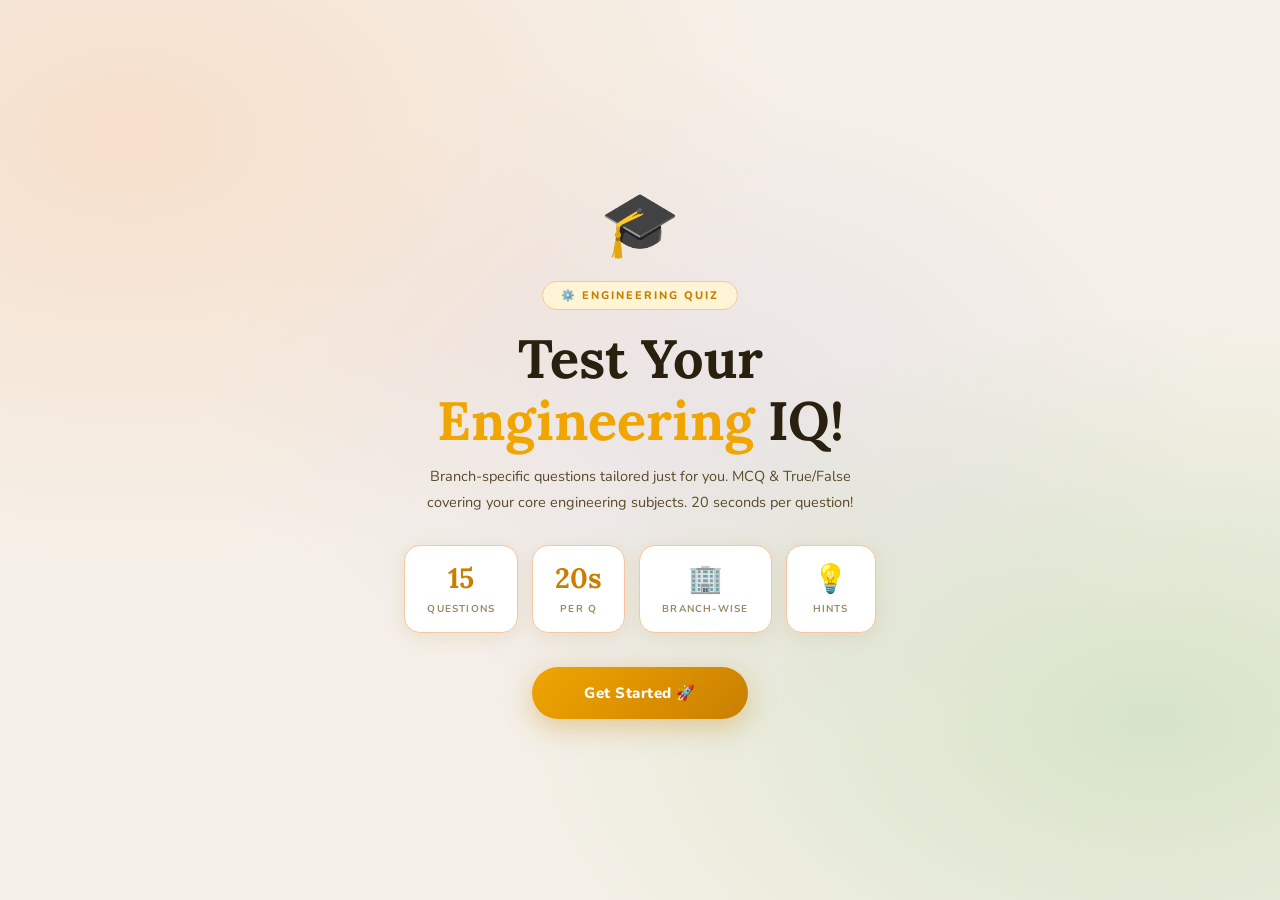
<file: index.html>
<!DOCTYPE html>
<html lang="en">
<head>
  <meta charset="UTF-8">
  <meta name="viewport" content="width=device-width, initial-scale=1.0">
  <title>Engineering Branch Quiz</title>
  <link href="https://fonts.googleapis.com/css2?family=Nunito:wght@400;600;700;800;900&family=Lora:wght@600;700&display=swap" rel="stylesheet">
  <link rel="stylesheet" href="quiz.css">
</head>
<body>

  <!-- ══════════════ SPLASH SCREEN ══════════════ -->
  <div class="screen active" id="splash-screen">
    <div class="splash-wrap">
      <span class="splash-icon">🎓</span>
      <div class="splash-pill">⚙️ Engineering Quiz</div>
      <h1 class="splash-title">Test Your<br><span>Engineering</span> IQ!</h1>
      <p class="splash-desc">Branch-specific questions tailored just for you. MCQ & True/False covering your core engineering subjects. 20 seconds per question!</p>
      <div class="stats-row">
        <div class="stat-box"><span class="n">15</span><span class="l">Questions</span></div>
        <div class="stat-box"><span class="n">20s</span><span class="l">Per Q</span></div>
        <div class="stat-box"><span class="n">🏢</span><span class="l">Branch-wise</span></div>
        <div class="stat-box"><span class="n">💡</span><span class="l">Hints</span></div>
      </div>
      <button class="start-btn" onclick="goToReg()">Get Started 🚀</button>
    </div>
  </div>

  <!-- ══════════════ REGISTRATION SCREEN ══════════════ -->
  <div class="screen" id="reg-screen">
    <div class="reg-card">
      <span style="font-size:40px;display:block;text-align:center;margin-bottom:10px;">📋</span>
      <h2 class="reg-title">Student Details</h2>
      <p class="reg-sub">Fill in your info before the quiz begins</p>

      <div class="form-row">
        <div class="form-group">
          <label>👤 Full Name</label>
          <input type="text" id="inp-name" placeholder="Your full name" maxlength="50">
        </div>
        <div class="form-group">
          <label>🪪 Roll Number</label>
          <input type="text" id="inp-roll" placeholder="e.g. 2301234" maxlength="15">
        </div>
      </div>

      <div class="form-group">
        <label>🏢 Select Your Branch</label>
        <div class="branch-grid" id="branch-grid">
          <div class="branch-opt" data-branch="cs" onclick="selectBranch(this)">
            <span class="b-icon">💻</span>
            <span class="b-name">Computer Science (CS)</span>
          </div>
          <div class="branch-opt" data-branch="ec" onclick="selectBranch(this)">
            <span class="b-icon">📡</span>
            <span class="b-name">Electronics & Comm (EC)</span>
          </div>
          <div class="branch-opt" data-branch="me" onclick="selectBranch(this)">
            <span class="b-icon">⚙️</span>
            <span class="b-name">Mechanical Engg (ME)</span>
          </div>
          <div class="branch-opt" data-branch="ce" onclick="selectBranch(this)">
            <span class="b-icon">🏗️</span>
            <span class="b-name">Civil Engineering (CE)</span>
          </div>
          <div class="branch-opt" data-branch="ee" onclick="selectBranch(this)">
            <span class="b-icon">⚡</span>
            <span class="b-name">Electrical Engg (EE)</span>
          </div>
          <div class="branch-opt" data-branch="ch" onclick="selectBranch(this)">
            <span class="b-icon">🧪</span>
            <span class="b-name">Chemical Engg (CH)</span>
          </div>
        </div>
      </div>

      <p class="err-msg" id="err-msg">⚠️ Please fill all fields and select a branch.</p>
      <button class="reg-btn" onclick="submitReg()">Start Quiz 🎯</button>
    </div>
  </div>

  <!-- ══════════════ QUIZ SCREEN ══════════════ -->
  <div class="screen" id="quiz-screen">
    <div class="student-bar">
      <span>👤 <span class="s-name" id="bar-name">—</span></span>
      <span class="s-roll">🪪 <span id="bar-roll">—</span></span>
      <span>🏢 <span id="bar-branch">—</span></span>
    </div>

    <div class="quiz-topbar">
      <span class="q-label" id="q-label">Question 1 of 15</span>
      <span class="live-score" id="live-score">⭐ Score: 0</span>
    </div>

    <div class="prog-wrap">
      <div class="prog-track">
        <div class="prog-fill" id="prog-fill" style="width:0%"></div>
      </div>
    </div>
    <div class="prog-txt" id="prog-txt">0 of 15 done</div>

    <div class="timer-row">
      <span class="t-icon">⏱</span>
      <div class="t-track">
        <div class="t-fill" id="t-fill" style="width:100%"></div>
      </div>
      <span class="t-num" id="t-num">20</span>
    </div>

    <div class="top-actions">
      <button class="hint-btn" id="hint-btn" onclick="showHint()">💡 Hint</button>
      <span class="tf-badge" id="type-badge">MCQ</span>
    </div>

    <div class="hint-box" id="hint-box"></div>
    <div class="feedback-bar" id="feedback-bar"></div>

    <div class="q-card" id="q-card">
      <span class="cat-tag" id="cat-tag">Subject</span>
      <div class="q-num-row">
        <p class="q-text" id="q-text">Question text</p>
        <span class="q-type-icon" id="q-type-icon">❓</span>
      </div>
      <div id="answers-area"></div>
    </div>

    <button class="next-btn" id="next-btn" onclick="nextQ()">Next Question →</button>
  </div>

  <!-- ══════════════ RESULT SCREEN ══════════════ -->
  <div class="screen" id="result-screen">
    <div class="res-card">
      <div class="res-student-info">
        <span>👤 <strong id="res-name">—</strong></span>
        <span>🪪 Roll: <strong id="res-roll">—</strong></span>
        <span>🏢 <strong id="res-branch">—</strong></span>
      </div>
      <span class="res-emoji" id="res-emoji">🏆</span>
      <h2 class="res-title" id="res-title">Well Done!</h2>
      <p class="res-sub" id="res-sub">Great effort!</p>
      <div class="ring-wrap">
        <svg width="144" height="144" viewBox="0 0 144 144">
          <circle class="ring-bg" cx="72" cy="72" r="62"/>
          <circle class="ring-arc" id="ring-arc" cx="72" cy="72" r="62"
            stroke-dasharray="389.56" stroke-dashoffset="389.56"/>
        </svg>
        <div class="ring-center">
          <span class="ring-n" id="ring-n">0</span>
          <span class="ring-d" id="ring-d">out of 15</span>
        </div>
      </div>
      <div class="res-pills">
        <div class="res-pill pill-g" id="pill-c">✓ 0 Correct</div>
        <div class="res-pill pill-r" id="pill-w">✗ 0 Wrong</div>
        <div class="res-pill pill-b" id="pill-t">⏱ 0s avg</div>
      </div>
      <div class="grade-box" id="grade-box"></div>
    </div>
    <div class="btn-row">
      <button class="btn-retry" onclick="retryQuiz()">🔁 Play Again</button>
      <button class="btn-review" onclick="openReview()">📋 Review</button>
    </div>
  </div>

  <!-- ══════════════ REVIEW MODAL ══════════════ -->
  <div id="modal" onclick="modalClickOut(event)">
    <div class="modal-inner">
      <div class="modal-head">
        <span class="modal-title">📋 Answer Review</span>
        <button class="close-x" onclick="closeModal()">✕</button>
      </div>
      <div id="rev-list"></div>
    </div>
  </div>

  <script src="Questions.js"></script>
  <script src="App.js"></script>
  
</body>
</html>
</file>
<file: quiz.css>
/* ════════════════════════════════════════════
   style.css — Engineering Branch Quiz
   ════════════════════════════════════════════ */

/* ── CSS VARIABLES ── */
:root {
  --bg:          #f5f0e8;
  --card:        #fffdf8;
  --amber:       #f0a500;
  --amber2:      #c97f00;
  --peach:       #f7c59f;
  --peach-lt:    #fdeedd;
  --sage:        #7bbf6a;
  --sage-lt:     #e8f7e4;
  --coral:       #f07060;
  --coral-lt:    #fde8e6;
  --sky:         #5aabdc;
  --sky-lt:      #dff0fa;
  --lavender:    #9b8fd4;
  --lavender-lt: #ece8fa;
  --gold-lt:     #fff5d6;
  --text1:       #2a2010;
  --text2:       #5a4a28;
  --text3:       #9a8a6a;
  --shadow:      rgba(180, 130, 40, 0.13);
  --border:      rgba(240, 165, 0, 0.2);
}

/* ── RESET & BASE ── */
* { margin: 0; padding: 0; box-sizing: border-box; }

body {
  font-family: 'Nunito', sans-serif;
  background: var(--bg);
  min-height: 100vh;
  display: flex;
  align-items: center;
  justify-content: center;
  padding: 20px;
  background-image:
    radial-gradient(ellipse at 10% 15%, rgba(247,197,159,.4) 0%, transparent 40%),
    radial-gradient(ellipse at 90% 80%, rgba(123,191,106,.25) 0%, transparent 40%),
    radial-gradient(ellipse at 55% 45%, rgba(155,143,212,.12) 0%, transparent 50%);
}

/* ── SCREEN WRAPPER ── */
.screen { width: 100%; max-width: 660px; display: none; }
.screen.active { display: block; animation: fadeUp .55s ease both; }

/* ════════════════════════════════════════════
   SPLASH SCREEN
   ════════════════════════════════════════════ */
.splash-wrap { text-align: center; }

.splash-icon {
  font-size: 64px;
  margin-bottom: 12px;
  display: block;
  animation: bounce 2s ease infinite;
}

.splash-pill {
  display: inline-block;
  background: var(--gold-lt);
  color: var(--amber2);
  font-size: 11px;
  font-weight: 800;
  letter-spacing: 2px;
  text-transform: uppercase;
  padding: 6px 18px;
  border-radius: 20px;
  border: 1.5px solid var(--peach);
  margin-bottom: 18px;
}

.splash-title {
  font-family: 'Lora', serif;
  font-size: clamp(34px, 7vw, 54px);
  font-weight: 700;
  color: var(--text1);
  line-height: 1.15;
  margin-bottom: 12px;
}
.splash-title span { color: var(--amber); }

.splash-desc {
  font-size: 14.5px;
  color: var(--text2);
  line-height: 1.75;
  margin-bottom: 30px;
  max-width: 430px;
  margin-left: auto;
  margin-right: auto;
}

.stats-row {
  display: flex;
  justify-content: center;
  gap: 14px;
  flex-wrap: wrap;
  margin-bottom: 34px;
}

.stat-box {
  background: white;
  border: 1.5px solid var(--peach);
  border-radius: 16px;
  padding: 14px 22px;
  text-align: center;
  box-shadow: 0 4px 18px var(--shadow);
  min-width: 90px;
}
.stat-box .n {
  font-family: 'Lora', serif;
  font-size: 28px;
  font-weight: 700;
  color: var(--amber2);
  display: block;
}
.stat-box .l {
  font-size: 10px;
  color: var(--text3);
  letter-spacing: 1.2px;
  text-transform: uppercase;
  font-weight: 700;
}

.start-btn {
  background: linear-gradient(135deg, var(--amber), var(--amber2));
  color: white;
  border: none;
  padding: 16px 52px;
  font-size: 15px;
  font-weight: 800;
  font-family: 'Nunito', sans-serif;
  border-radius: 50px;
  cursor: pointer;
  letter-spacing: .5px;
  box-shadow: 0 8px 28px rgba(200,130,0,.35);
  transition: transform .2s, box-shadow .2s;
}
.start-btn:hover { transform: translateY(-3px); box-shadow: 0 14px 36px rgba(200,130,0,.45); }

/* ════════════════════════════════════════════
   REGISTRATION SCREEN
   ════════════════════════════════════════════ */
.reg-card {
  background: var(--card);
  border-radius: 26px;
  padding: 36px 34px;
  box-shadow: 0 12px 48px var(--shadow);
  border: 1.5px solid var(--border);
}

.reg-title {
  font-family: 'Lora', serif;
  font-size: 26px;
  font-weight: 700;
  color: var(--text1);
  margin-bottom: 6px;
  text-align: center;
}
.reg-sub {
  font-size: 13.5px;
  color: var(--text3);
  text-align: center;
  margin-bottom: 28px;
}

.form-row {
  display: grid;
  grid-template-columns: 1fr 1fr;
  gap: 16px;
}

.form-group { margin-bottom: 20px; }
.form-group label {
  display: block;
  font-size: 12px;
  font-weight: 800;
  letter-spacing: 1.2px;
  text-transform: uppercase;
  color: var(--text2);
  margin-bottom: 8px;
}
.form-group input {
  width: 100%;
  padding: 14px 18px;
  border: 2px solid rgba(240,165,0,.25);
  border-radius: 14px;
  font-family: 'Nunito', sans-serif;
  font-size: 14.5px;
  font-weight: 600;
  color: var(--text1);
  background: var(--bg);
  outline: none;
  transition: all .22s;
}
.form-group input:focus {
  border-color: var(--amber);
  background: white;
  box-shadow: 0 0 0 4px rgba(240,165,0,.12);
}
.form-group input::placeholder { color: var(--text3); }

.branch-grid {
  display: grid;
  grid-template-columns: 1fr 1fr;
  gap: 10px;
  margin-top: 4px;
}

.branch-opt {
  border: 2px solid rgba(240,165,0,.22);
  border-radius: 13px;
  padding: 12px 14px;
  cursor: pointer;
  transition: all .22s;
  background: var(--bg);
  text-align: center;
  font-size: 13px;
  font-weight: 700;
  color: var(--text2);
}
.branch-opt:hover { border-color: var(--amber); background: var(--peach-lt); }
.branch-opt.selected { border-color: var(--amber); background: var(--gold-lt); color: var(--amber2); }
.branch-opt .b-icon { font-size: 22px; display: block; margin-bottom: 4px; }
.branch-opt .b-name { font-size: 11px; font-weight: 800; letter-spacing: .5px; }

.err-msg {
  font-size: 12.5px;
  color: var(--coral);
  font-weight: 700;
  margin-top: 8px;
  display: none;
}

.reg-btn {
  width: 100%;
  background: linear-gradient(135deg, var(--amber), var(--amber2));
  color: white;
  border: none;
  padding: 16px;
  font-size: 15px;
  font-weight: 800;
  font-family: 'Nunito', sans-serif;
  border-radius: 14px;
  cursor: pointer;
  margin-top: 8px;
  box-shadow: 0 6px 20px rgba(200,130,0,.3);
  transition: all .2s;
}
.reg-btn:hover { transform: translateY(-2px); box-shadow: 0 10px 28px rgba(200,130,0,.4); }

/* ════════════════════════════════════════════
   QUIZ SCREEN
   ════════════════════════════════════════════ */
.student-bar {
  background: white;
  border: 1.5px solid var(--peach);
  border-radius: 14px;
  padding: 10px 16px;
  display: flex;
  justify-content: space-between;
  align-items: center;
  margin-bottom: 14px;
  font-size: 12px;
  font-weight: 700;
  color: var(--text2);
  flex-wrap: wrap;
  gap: 8px;
}
.student-bar .s-name { color: var(--amber2); font-size: 13px; }
.student-bar .s-roll { color: var(--text3); }

.quiz-topbar {
  display: flex;
  justify-content: space-between;
  align-items: center;
  margin-bottom: 14px;
}
.q-label {
  font-size: 11px;
  font-weight: 800;
  letter-spacing: 1.8px;
  text-transform: uppercase;
  color: var(--text3);
}
.live-score {
  background: var(--gold-lt);
  color: var(--amber2);
  font-weight: 800;
  font-size: 13px;
  padding: 5px 16px;
  border-radius: 20px;
  border: 1.5px solid var(--peach);
}

/* Progress Bar */
.prog-wrap { margin-bottom: 5px; }
.prog-track {
  height: 7px;
  background: var(--peach-lt);
  border-radius: 7px;
  overflow: hidden;
}
.prog-fill {
  height: 100%;
  background: linear-gradient(90deg, var(--amber), var(--amber2));
  border-radius: 7px;
  transition: width .65s cubic-bezier(.34,1.56,.64,1);
}
.prog-txt {
  font-size: 11px;
  color: var(--text3);
  text-align: right;
  margin-top: 4px;
  margin-bottom: 18px;
  font-weight: 700;
}

/* Timer */
.timer-row {
  display: flex;
  align-items: center;
  gap: 10px;
  margin-bottom: 14px;
}
.t-icon { font-size: 15px; }
.t-track {
  flex: 1;
  height: 9px;
  background: var(--peach-lt);
  border-radius: 9px;
  overflow: hidden;
}
.t-fill {
  height: 100%;
  border-radius: 9px;
  transition: width 1s linear, background 1s;
  background: var(--sage);
}
.t-fill.warn    { background: var(--amber); }
.t-fill.danger  { background: var(--coral); }
.t-num {
  font-size: 13px;
  font-weight: 800;
  color: var(--text2);
  min-width: 26px;
  text-align: right;
}
.t-num.pulse { animation: tpulse .5s ease infinite; }

/* Hint & Badge */
.top-actions {
  display: flex;
  justify-content: space-between;
  align-items: center;
  margin-bottom: 10px;
}
.hint-btn {
  background: var(--lavender-lt);
  color: var(--lavender);
  border: 1.5px solid var(--lavender);
  border-radius: 20px;
  padding: 6px 16px;
  font-size: 12px;
  font-weight: 700;
  cursor: pointer;
  transition: all .2s;
  font-family: 'Nunito', sans-serif;
}
.hint-btn:hover { background: var(--lavender); color: white; }
.hint-btn:disabled { opacity: .35; cursor: default; }

.tf-badge {
  font-size: 10px;
  font-weight: 800;
  letter-spacing: 1.5px;
  text-transform: uppercase;
  padding: 4px 12px;
  border-radius: 12px;
  background: var(--sky-lt);
  color: var(--sky);
  border: 1.5px solid var(--sky);
}

.hint-box {
  background: var(--lavender-lt);
  border: 1.5px dashed var(--lavender);
  border-radius: 12px;
  padding: 11px 16px;
  font-size: 13px;
  color: #5a4a7a;
  margin-bottom: 12px;
  display: none;
  animation: slideDown .3s ease;
  font-weight: 600;
}
.hint-box.show { display: block; }

.feedback-bar {
  border-radius: 14px;
  padding: 13px 18px;
  font-size: 13.5px;
  font-weight: 700;
  display: none;
  align-items: center;
  gap: 10px;
  margin-bottom: 14px;
  animation: slideDown .3s ease;
  line-height: 1.5;
}
.feedback-bar.correct { background: var(--sage-lt);  color: #2d7a22; border: 1.5px solid #a8dda0; }
.feedback-bar.wrong   { background: var(--coral-lt); color: #a83028; border: 1.5px solid #f5b0aa; }
.feedback-bar.timeout { background: var(--sky-lt);   color: #2060a0; border: 1.5px solid #8acce8; }

/* Question Card */
.q-card {
  background: var(--card);
  border-radius: 22px;
  padding: 30px 32px;
  box-shadow: 0 8px 36px var(--shadow), 0 1px 0 rgba(255,255,255,.9) inset;
  border: 1.5px solid var(--border);
  margin-bottom: 14px;
}
.cat-tag {
  display: inline-block;
  font-size: 10px;
  font-weight: 800;
  letter-spacing: 1.4px;
  text-transform: uppercase;
  padding: 4px 13px;
  border-radius: 12px;
  margin-bottom: 14px;
}
.q-num-row {
  display: flex;
  justify-content: space-between;
  align-items: flex-start;
  gap: 12px;
  margin-bottom: 20px;
}
.q-text {
  font-family: 'Lora', serif;
  font-size: clamp(16px, 2.8vw, 20px);
  font-weight: 600;
  color: var(--text1);
  line-height: 1.55;
  flex: 1;
}
.q-type-icon { font-size: 22px; flex-shrink: 0; margin-top: 2px; }

/* MCQ Options */
.options-grid {
  display: grid;
  grid-template-columns: 1fr 1fr;
  gap: 11px;
}
.opt-btn {
  background: var(--bg);
  border: 2px solid rgba(240,165,0,.22);
  border-radius: 14px;
  padding: 13px 16px;
  text-align: left;
  cursor: pointer;
  font-family: 'Nunito', sans-serif;
  font-size: 13.5px;
  font-weight: 600;
  color: var(--text2);
  transition: all .22s;
  display: flex;
  align-items: center;
  gap: 11px;
  position: relative;
  overflow: hidden;
}
.opt-btn::before {
  content: '';
  position: absolute;
  inset: 0;
  background: var(--peach-lt);
  opacity: 0;
  transition: opacity .2s;
  border-radius: 12px;
}
.opt-btn:hover::before { opacity: 1; }
.opt-btn:hover { border-color: var(--amber); transform: translateY(-2px); box-shadow: 0 5px 16px var(--shadow); }

.opt-letter {
  width: 30px; height: 30px;
  background: white;
  border: 1.5px solid rgba(240,165,0,.3);
  border-radius: 8px;
  display: flex; align-items: center; justify-content: center;
  font-size: 12px; font-weight: 800;
  color: var(--amber2);
  flex-shrink: 0;
  position: relative; z-index: 1;
  transition: all .22s;
}
.opt-txt { position: relative; z-index: 1; }

.opt-btn.correct { background: #edfaed; border-color: var(--sage); animation: popIn .4s cubic-bezier(.34,1.56,.64,1); }
.opt-btn.correct .opt-letter { background: var(--sage); border-color: var(--sage); color: white; }
.opt-btn.wrong   { background: #fff4f3; border-color: var(--coral); animation: shake .4s ease; }
.opt-btn.wrong .opt-letter   { background: var(--coral); border-color: var(--coral); color: white; }
.opt-btn.dim { pointer-events: none; opacity: .45; }
.opt-btn.correct.dim, .opt-btn.wrong.dim { opacity: 1; }

/* True / False Options */
.tf-grid { display: grid; grid-template-columns: 1fr 1fr; gap: 14px; }
.tf-btn {
  background: white;
  border: 2.5px solid var(--peach);
  border-radius: 18px;
  padding: 22px 16px;
  text-align: center;
  cursor: pointer;
  font-family: 'Nunito', sans-serif;
  font-size: 22px;
  font-weight: 900;
  transition: all .25s;
  display: flex; flex-direction: column; align-items: center; gap: 8px;
}
.tf-btn .tf-icon  { font-size: 36px; display: block; }
.tf-btn .tf-label { font-size: 15px; font-weight: 800; letter-spacing: .5px; }
.tf-btn.true-btn  { color: #2d7a22; }
.tf-btn.false-btn { color: #a83028; }
.tf-btn:hover { transform: translateY(-3px); box-shadow: 0 8px 22px var(--shadow); }
.tf-btn.true-btn:hover,  .tf-btn.true-btn.correct  { background: var(--sage-lt);  border-color: var(--sage); }
.tf-btn.false-btn:hover, .tf-btn.false-btn.correct { background: var(--coral-lt); border-color: var(--coral); }
.tf-btn.wrong   { border-color: var(--coral); background: #fff4f3; animation: shake .4s ease; }
.tf-btn.correct { animation: popIn .4s cubic-bezier(.34,1.56,.64,1); }
.tf-btn.dim { pointer-events: none; opacity: .45; }
.tf-btn.correct.dim { opacity: 1; }

/* Next Button */
.next-btn {
  width: 100%;
  background: linear-gradient(135deg, var(--amber), var(--amber2));
  color: white;
  border: none;
  padding: 15px;
  font-size: 15px;
  font-weight: 800;
  font-family: 'Nunito', sans-serif;
  border-radius: 14px;
  cursor: pointer;
  box-shadow: 0 6px 20px rgba(200,130,0,.3);
  transition: all .2s;
  display: none;
}
.next-btn:hover { transform: translateY(-2px); box-shadow: 0 10px 28px rgba(200,130,0,.4); }
.next-btn.show  { display: block; animation: fadeUp .3s ease; }

/* ════════════════════════════════════════════
   RESULT SCREEN
   ════════════════════════════════════════════ */
#result-screen { text-align: center; }

.res-card {
  background: var(--card);
  border-radius: 26px;
  padding: 38px 36px;
  box-shadow: 0 12px 48px var(--shadow);
  border: 1.5px solid rgba(240,165,0,.25);
  margin-bottom: 18px;
}
.res-student-info {
  background: var(--gold-lt);
  border: 1.5px solid var(--peach);
  border-radius: 14px;
  padding: 12px 18px;
  margin-bottom: 20px;
  font-size: 13px;
  font-weight: 700;
  color: var(--text2);
  display: flex;
  justify-content: space-between;
  flex-wrap: wrap;
  gap: 8px;
}
.res-emoji { font-size: 58px; display: block; margin-bottom: 10px; }
.res-title {
  font-family: 'Lora', serif;
  font-size: 30px;
  font-weight: 700;
  color: var(--text1);
  margin-bottom: 8px;
}
.res-sub  { font-size: 14px; color: var(--text2); margin-bottom: 26px; line-height: 1.6; }

.ring-wrap { position: relative; width: 144px; height: 144px; margin: 0 auto 22px; }
.ring-wrap svg { transform: rotate(-90deg); }
.ring-bg  { fill: none; stroke: var(--peach-lt); stroke-width: 11; }
.ring-arc { fill: none; stroke-width: 11; stroke-linecap: round; transition: stroke-dashoffset 1.3s cubic-bezier(.34,1.2,.64,1); }
.ring-center { position: absolute; top: 50%; left: 50%; transform: translate(-50%,-50%); text-align: center; }
.ring-n {
  font-family: 'Lora', serif;
  font-size: 38px;
  font-weight: 700;
  color: var(--text1);
  display: block;
  line-height: 1;
}
.ring-d { font-size: 12px; color: var(--text3); font-weight: 700; }

.res-pills { display: flex; justify-content: center; gap: 14px; flex-wrap: wrap; margin-bottom: 22px; }
.res-pill  { padding: 9px 20px; border-radius: 14px; font-size: 13px; font-weight: 700; }
.pill-g { background: var(--sage-lt);  color: #2d7a22; border: 1.5px solid var(--sage); }
.pill-r { background: var(--coral-lt); color: #a83028; border: 1.5px solid var(--coral); }
.pill-b { background: var(--sky-lt);   color: #2060a0; border: 1.5px solid var(--sky); }

.grade-box {
  background: var(--gold-lt);
  border-radius: 14px;
  padding: 15px 22px;
  font-size: 14px;
  color: var(--amber2);
  font-weight: 700;
  line-height: 1.6;
  border: 1.5px solid var(--peach);
}

.btn-row { display: flex; gap: 12px; }
.btn-retry {
  flex: 1;
  background: linear-gradient(135deg, var(--amber), var(--amber2));
  color: white;
  border: none;
  padding: 14px;
  font-size: 14.5px;
  font-weight: 800;
  font-family: 'Nunito', sans-serif;
  border-radius: 14px;
  cursor: pointer;
  box-shadow: 0 6px 20px rgba(200,130,0,.3);
  transition: all .2s;
}
.btn-retry:hover { transform: translateY(-2px); }
.btn-review {
  flex: 1;
  background: white;
  color: var(--amber2);
  border: 2px solid var(--peach);
  padding: 14px;
  font-size: 14.5px;
  font-weight: 800;
  font-family: 'Nunito', sans-serif;
  border-radius: 14px;
  cursor: pointer;
  transition: all .2s;
}
.btn-review:hover { background: var(--peach-lt); }

/* ════════════════════════════════════════════
   REVIEW MODAL
   ════════════════════════════════════════════ */
#modal {
  display: none;
  position: fixed;
  inset: 0;
  background: rgba(40,30,10,.5);
  backdrop-filter: blur(4px);
  z-index: 200;
  overflow-y: auto;
  padding: 28px 16px;
  animation: fadeIn .25s ease;
}
.modal-inner {
  max-width: 620px;
  margin: auto;
  background: var(--card);
  border-radius: 22px;
  padding: 30px;
  box-shadow: 0 20px 60px rgba(0,0,0,.2);
}
.modal-head {
  display: flex;
  justify-content: space-between;
  align-items: center;
  margin-bottom: 20px;
}
.modal-title { font-family: 'Lora', serif; font-size: 21px; font-weight: 700; color: var(--text1); }
.close-x {
  width: 34px; height: 34px;
  border-radius: 50%;
  border: none;
  background: var(--bg);
  font-size: 17px;
  cursor: pointer;
  color: var(--text2);
  display: flex; align-items: center; justify-content: center;
  transition: background .2s;
}
.close-x:hover { background: var(--peach-lt); }

.rev-item {
  border: 1.5px solid var(--border);
  border-radius: 13px;
  padding: 15px 17px;
  margin-bottom: 11px;
}
.rev-item.ok  { border-color: var(--sage);  background: var(--sage-lt); }
.rev-item.bad { border-color: var(--coral); background: var(--coral-lt); }
.rev-q { font-size: 13.5px; font-weight: 700; color: var(--text1); margin-bottom: 7px; }
.rev-d { font-size: 12.5px; color: var(--text2); line-height: 1.5; }
.rev-d strong { font-weight: 800; }

/* ════════════════════════════════════════════
   RESPONSIVE
   ════════════════════════════════════════════ */
@media (max-width: 480px) {
  .options-grid   { grid-template-columns: 1fr; }
  .branch-grid    { grid-template-columns: 1fr; }
  .form-row       { grid-template-columns: 1fr; }
}

/* ════════════════════════════════════════════
   ANIMATIONS
   ════════════════════════════════════════════ */
@keyframes fadeUp {
  from { opacity: 0; transform: translateY(22px); }
  to   { opacity: 1; transform: translateY(0); }
}
@keyframes fadeIn {
  from { opacity: 0; }
  to   { opacity: 1; }
}
@keyframes slideDown {
  from { opacity: 0; transform: translateY(-8px); }
  to   { opacity: 1; transform: translateY(0); }
}
@keyframes bounce {
  0%, 100% { transform: translateY(0); }
  50%       { transform: translateY(-10px); }
}
@keyframes popIn {
  0%   { transform: scale(1); }
  50%  { transform: scale(1.05); }
  100% { transform: scale(1); }
}
@keyframes shake {
  0%, 100% { transform: translateX(0); }
  25%       { transform: translateX(-7px); }
  75%       { transform: translateX(7px); }
}
@keyframes tpulse {
  0%, 100% { transform: scale(1); }
  50%       { transform: scale(1.12); }
}
</file>
